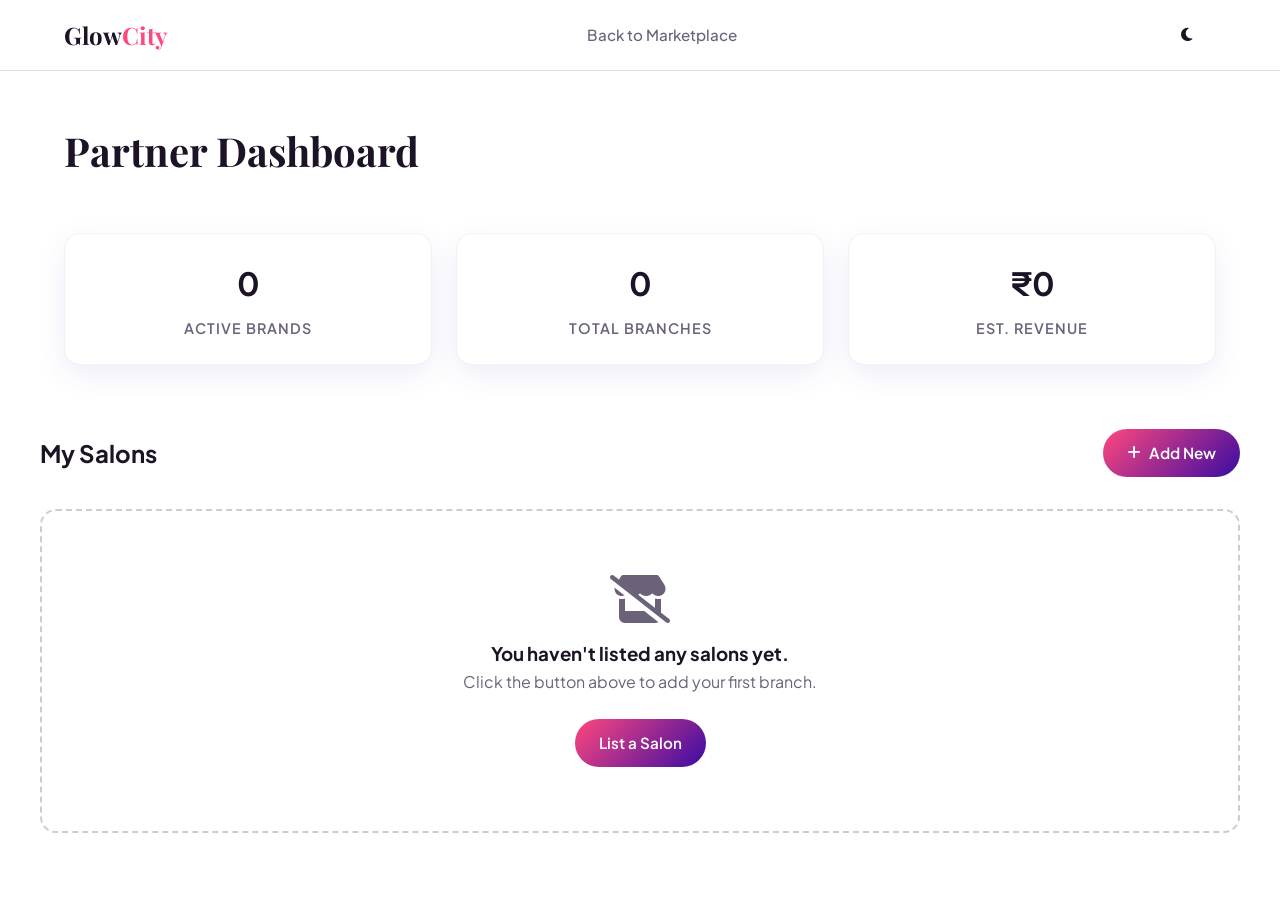
<file: dashboard.html>
<!DOCTYPE html>
<html lang="en">
<head>
<meta charset="UTF-8">
<meta name="viewport" content="width=device-width, initial-scale=1.0">
<title>Shopkeeper Dashboard — GlowCity</title>
<link href="https://fonts.googleapis.com/css2?family=Plus+Jakarta+Sans:wght@400;500;600;700;800&family=Playfair+Display:wght@600;700&display=swap" rel="stylesheet">
<link rel="stylesheet" href="https://cdn.jsdelivr.net/npm/@fortawesome/fontawesome-free@6.5.1/css/all.min.css">
<link rel="stylesheet" href="css/style.css">
<style>
  .dashboard-header { background: var(--grad-dark); color: white; padding: 3rem 0; }
  .dashboard-stats { display: grid; grid-template-columns: repeat(auto-fit, minmax(200px, 1fr)); gap: 1.5rem; margin-top: -2rem; }
  .stat-card { background: var(--surface); padding: 1.5rem; border-radius: var(--radius); box-shadow: var(--shadow); text-align: center; border: 1px solid rgba(0,0,0,0.05); }
  .stat-card h3 { font-size: 2rem; color: var(--gold); margin-bottom: 0.5rem; }
  .stat-card p { color: var(--muted); font-weight: 600; font-size: 0.9rem; text-transform: uppercase; letter-spacing: 1px; }
  
  .my-salons-section { padding: 4rem 0; }
  .salon-list { display: grid; grid-template-columns: repeat(auto-fill, minmax(300px, 1fr)); gap: 2rem; margin-top: 2rem; }
  .empty-state { text-align: center; padding: 4rem 2rem; background: var(--surface); border-radius: var(--radius); border: 2px dashed #ccc; }
  
  .btn-danger { background: #fee2e2; color: #dc2626; border: 1px solid #f87171; cursor: pointer; }
  .btn-danger:hover { background: #fecaca; }
  
  /* Dark Mode Overrides - Targeted to body */
  body.dark-mode .stat-card { border-color: rgba(255,255,255,0.1); }
  body.dark-mode .empty-state { border-color: #444; }
  body.dark-mode .btn-danger { background: rgba(220, 38, 38, 0.15); color: #fca5a5; border-color: rgba(220, 38, 38, 0.4); }
  body.dark-mode .btn-danger:hover { background: rgba(220, 38, 38, 0.25); }

  /* Toast Notification */
  .toast { visibility: hidden; min-width: 250px; color: #fff; text-align: center; border-radius: 8px; padding: 16px; position: fixed; z-index: 9999; left: 50%; bottom: 30px; transform: translateX(-50%); box-shadow: 0 4px 12px rgba(0,0,0,0.15); opacity: 0; transition: opacity 0.3s, bottom 0.3s; font-weight: 500; }
  .toast.show { visibility: visible; opacity: 1; bottom: 50px; }
</style>
</head>
<body>
<!-- Instant Dark Mode Check -->
<script>
  if (localStorage.getItem('glowcity_theme') === 'dark') {
    document.body.classList.add('dark-mode');
  }
</script>

<header class="site-header">
  <div class="container header-inner">
    <a href="index.html" class="brand"><span class="brand-text">Glow<span>City</span></span></a>
    <nav class="main-nav">
      <a href="index.html">Back to Marketplace</a>
    </nav>
    <div class="header-actions">
      <button id="darkModeToggle" class="btn btn-ghost"><i class="fas fa-moon"></i></button>
    </div>
  </div>
</header>

<div class="dashboard-header">
  <div class="container">
    <h1 style="font-family: 'Playfair Display'; font-size: 2.5rem;">Partner Dashboard</h1>
    <p style="opacity: 0.8; margin-top: 0.5rem;">Manage your salons, branches, and bookings.</p>
  </div>
</div>

<div class="container">
  <div class="dashboard-stats" id="statsContainer">
    <!-- Stats dynamically injected here -->
  </div>
</div>

<section class="my-salons-section container">
  <div style="display: flex; justify-content: space-between; align-items: center;">
    <h2>My Salons</h2>
    <a href="list-salon.html" class="btn btn-primary"><i class="fas fa-plus"></i> Add New</a>
  </div>
  
  <div class="salon-list" id="mySalonsGrid">
    <!-- Salons dynamically injected here -->
  </div>
</section>

<!-- IN-PAGE DELETE CONFIRMATION MODAL -->
<div class="modal" id="deleteModal" style="display:none; z-index: 9999; position: fixed; top: 0; left: 0; width: 100%; height: 100%; background: rgba(0,0,0,0.7); align-items: center; justify-content: center;">
  <div class="modal-card" style="background: var(--surface); padding: 2rem; border-radius: 12px; text-align: center; max-width: 400px; width: 90%; box-shadow: 0 10px 30px rgba(0,0,0,0.5);">
    <div class="modal-icon"><i class="fas fa-triangle-exclamation" style="color: #dc2626; font-size: 3rem; margin-bottom: 1rem;"></i></div>
    <h3 style="margin-bottom: 0.5rem; font-family: 'Playfair Display', serif; font-size: 1.5rem;">Delete Salon</h3>
    <p style="color: var(--muted); margin-bottom: 1.5rem;">Are you sure you want to delete this salon? This action cannot be undone.</p>
    <div class="modal-actions" style="display: flex; gap: 1rem; justify-content: center;">
      <button class="btn btn-outline" onclick="closeDeleteModal()" style="flex: 1;">Cancel</button>
      <button class="btn btn-danger" onclick="executeDelete()" style="flex: 1; padding: 0.6rem 1rem; font-weight: 600;">Delete Permanently</button>
    </div>
  </div>
</div>

<!-- DYNAMIC TOAST NOTIFICATION -->
<div id="dynamicToast" class="toast"></div>

<script>
  let salonToDeleteIndex = null;

  document.addEventListener('DOMContentLoaded', () => {
    renderDashboard();

    // Dark Mode Toggle Logic
    const themeToggle = document.getElementById('darkModeToggle');
    if (themeToggle) {
      const icon = themeToggle.querySelector('i');
      if (document.body.classList.contains('dark-mode')) {
        icon.classList.replace('fa-moon', 'fa-sun');
      }
      
      themeToggle.addEventListener('click', () => {
        document.body.classList.toggle('dark-mode');
        const isDark = document.body.classList.contains('dark-mode');
        localStorage.setItem('glowcity_theme', isDark ? 'dark' : 'light');
        icon.className = isDark ? 'fas fa-sun' : 'fas fa-moon';
      });
    }
  });

  // Fetch from Local Storage
  function getMySalons() {
    try { return JSON.parse(localStorage.getItem('glowcity_custom_salons') || '[]'); } 
    catch(e) { return []; }
  }

  // Draw the UI
  function renderDashboard() {
    const salons = getMySalons();
    const grid = document.getElementById('mySalonsGrid');
    const stats = document.getElementById('statsContainer');

    // Calculate dynamic stats
    let totalBranches = 0;
    salons.forEach(s => { totalBranches += (s.branch_count || 1); });

    stats.innerHTML = `
      <div class="stat-card"><h3>${salons.length}</h3><p>Active Brands</p></div>
      <div class="stat-card"><h3>${totalBranches}</h3><p>Total Branches</p></div>
      <div class="stat-card"><h3>₹0</h3><p>Est. Revenue</p></div>
    `;

    // Handle Empty State
    if (salons.length === 0) {
      grid.style.display = 'block';
      grid.innerHTML = `
        <div class="empty-state">
          <i class="fas fa-store-slash" style="font-size: 3rem; color: var(--muted); margin-bottom: 1rem;"></i>
          <h3>You haven't listed any salons yet.</h3>
          <p style="color: var(--muted); margin-bottom: 1.5rem;">Click the button above to add your first branch.</p>
          <a href="list-salon.html" class="btn btn-primary">List a Salon</a>
        </div>
      `;
      return;
    }

    // Draw Salon Cards
    grid.style.display = 'grid';
    grid.innerHTML = salons.map((s, index) => {
      const branchLabel = (s.branch_count || 1) > 1 ? `${s.branch_count} Branches` : '1 Branch';
      return `
      <article class="salon-card" style="display: flex; flex-direction: column;">
        <div class="salon-media" style="height: 150px;">
          <img src="${s.image}" alt="${s.name}" style="width: 100%; height: 100%; object-fit: cover;">
          <span class="salon-cat">${s.category}</span>
        </div>
        <div class="salon-body" style="flex-grow: 1; display: flex; flex-direction: column;">
          <h3 class="salon-name" style="margin-bottom: 0.2rem;">${s.name}</h3>
          <p class="salon-loc" style="margin-bottom: 0.5rem;"><i class="fas fa-location-dot"></i> ${s.area}</p>
          <p style="font-size: 0.85rem; color: var(--muted); margin-bottom: 1rem;"><i class="fas fa-code-branch"></i> ${branchLabel}</p>
          <div style="margin-top: auto; display: flex; gap: 0.5rem; border-top: 1px solid rgba(0,0,0,0.05); padding-top: 1rem;">
            <button class="btn btn-outline" style="flex: 1;" onclick="editSalon()"><i class="fas fa-pen"></i> Edit</button>
            <button class="btn btn-danger" style="flex: 1;" onclick="openDeleteModal(${index})"><i class="fas fa-trash"></i> Delete</button>
          </div>
        </div>
      </article>
      `;
    }).join('');
  }

  // --- INTERACTIVITY LOGIC ---

  function editSalon() {
    showToast('<i class="fas fa-tools"></i> Edit functionality coming soon!', '#0ea5e9'); 
  }

  function openDeleteModal(index) {
    salonToDeleteIndex = index; 
    document.getElementById('deleteModal').style.display = 'flex'; 
  }

  function closeDeleteModal() {
    salonToDeleteIndex = null; 
    document.getElementById('deleteModal').style.display = 'none'; 
  }

  function executeDelete() {
    if (salonToDeleteIndex !== null) {
      let salons = getMySalons();
      salons.splice(salonToDeleteIndex, 1); 
      localStorage.setItem('glowcity_custom_salons', JSON.stringify(salons)); 
      
      renderDashboard(); 
      closeDeleteModal(); 
      showToast('<i class="fas fa-check-circle"></i> Salon deleted successfully.', '#2e7d32'); 
    }
  }

  function showToast(message, bgColor) {
    const toast = document.getElementById("dynamicToast");
    toast.innerHTML = message;
    toast.style.backgroundColor = bgColor;
    toast.className = "toast show";
    
    // Auto-hide after 3 seconds
    setTimeout(() => { toast.className = toast.className.replace("show", ""); }, 3000);
  }
</script>
</body>
</html>
</file>
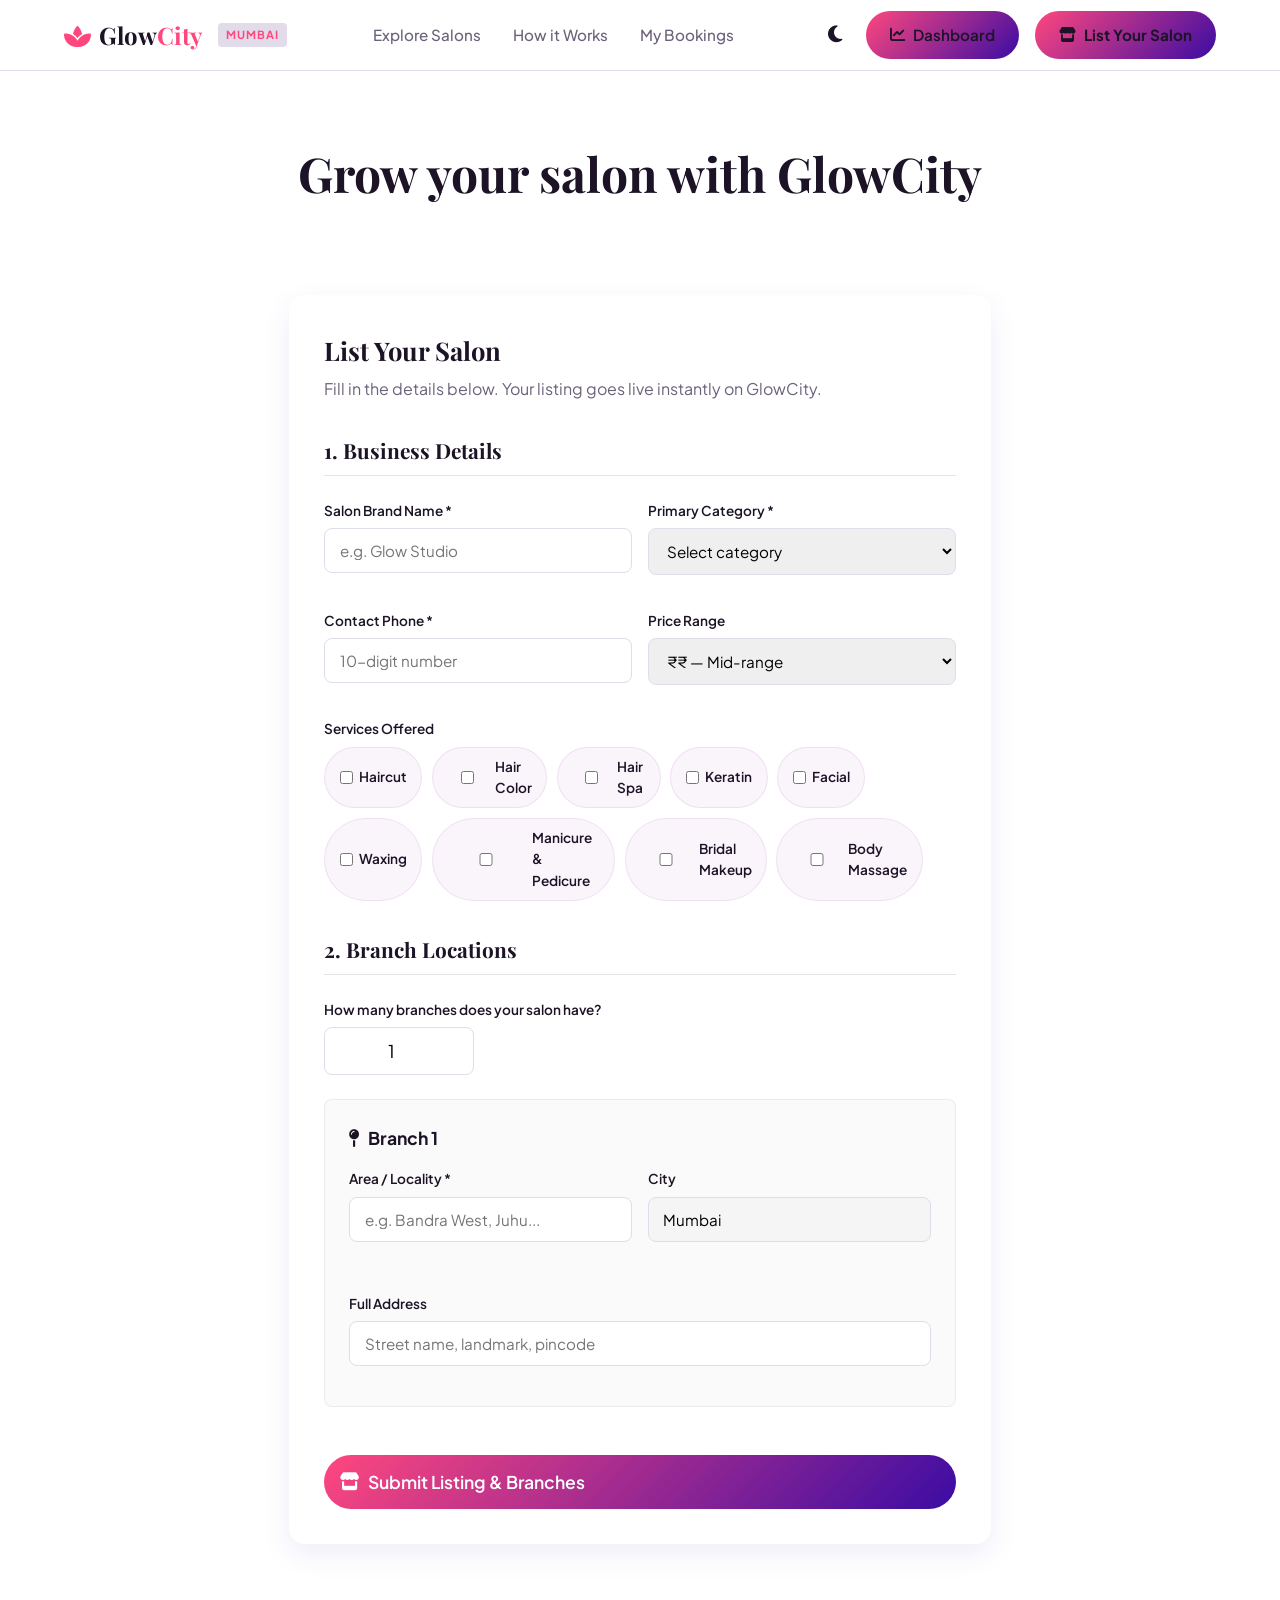
<file: list-salon.html>
<!DOCTYPE html>
<html lang="en">
<head>
<meta charset="UTF-8">
<meta name="viewport" content="width=device-width, initial-scale=1.0">
<title>List Your Salon — GlowCity Mumbai</title>
<meta name="description" content="Partner with GlowCity Mumbai. List your salon, spa or grooming business and reach thousands of customers across the city.">
<link href="https://fonts.googleapis.com/css2?family=Plus+Jakarta+Sans:wght@400;500;600;700;800&family=Playfair+Display:wght@600;700&display=swap" rel="stylesheet">
<link rel="stylesheet" href="https://cdn.jsdelivr.net/npm/@fortawesome/fontawesome-free@6.5.1/css/all.min.css">
<link rel="stylesheet" href="css/style.css">
<link rel="stylesheet" href="css/detail.css">
<style>
  .list-hero { background: var(--grad-dark); color: #fff; padding: 4rem 0; text-align: center; }
  .list-hero h1 { font-family: 'Playfair Display', serif; font-size: clamp(2rem, 5vw, 3rem); }
  .list-hero p { color: rgba(255,255,255,.85); max-width: 560px; margin: 1rem auto 0; }
  .list-form-wrap { max-width: 750px; margin: -3rem auto 4rem; position: relative; z-index: 5; }
  .list-form { background: var(--surface); border-radius: var(--radius); box-shadow: var(--shadow); padding: 2.2rem; }
  .list-form h2 { font-family: 'Playfair Display', serif; font-size: 1.6rem; margin-bottom: .3rem; }
  .list-form .sub { color: var(--muted); margin-bottom: 1.5rem; }
  .form-row { display: grid; grid-template-columns: 1fr 1fr; gap: 1rem; }
  .checkbox-grid { display: flex; flex-wrap: wrap; gap: .6rem; }
  .checkbox-grid label { display: flex; align-items: center; gap: .4rem; background: rgba(156, 39, 176, 0.05); padding: .5rem .9rem; border-radius: 999px; font-size: .85rem; font-weight: 600; cursor: pointer; margin: 0; border: 1px solid rgba(156, 39, 176, 0.1); }
  @media(max-width: 600px) { .form-row { grid-template-columns: 1fr; } }
  .err-msg { display: block; color: #d32f2f; font-size: 0.8rem; margin-top: 0.2rem; min-height: 1rem; }
  
  /* Multi-Branch Styling */
  .section-divider { border-bottom: 1px solid rgba(0,0,0,0.1); margin: 2rem 0 1.5rem; padding-bottom: 0.5rem; font-family: 'Playfair Display', serif; font-size: 1.3rem; color: var(--primary); }
  .branch-card { background: rgba(0,0,0,0.02); padding: 1.5rem; border-radius: 8px; border: 1px solid rgba(0,0,0,0.06); margin-bottom: 1rem; transition: all 0.3s ease; }
  .branch-card h4 { margin-bottom: 1rem; font-size: 1.1rem; color: var(--text); display: flex; align-items: center; gap: 0.5rem; }
  
  /* Dark Mode Specifics for Branches */
  html.dark-mode .section-divider { border-color: rgba(255,255,255,0.1); color: var(--gold); }
  html.dark-mode .branch-card { background: rgba(255,255,255,0.03); border-color: rgba(255,255,255,0.1); }
  html.dark-mode .branch-card input[readonly] { background: rgba(0,0,0,0.5) !important; color: #888 !important; border-color: transparent; }
</style>
</head>
<body>
<script>
  if (localStorage.getItem('glowcity_theme') === 'dark') {
    document.body.classList.add('dark-mode');
  }
</script>

<header class="site-header">
  <div class="container header-inner">
    <a href="index.html" class="brand">
      <span class="brand-icon"><i class="fas fa-spa"></i></span>
      <span class="brand-text">Glow<span>City</span></span>
      <span class="brand-city">Mumbai</span>
    </a>
    <nav class="main-nav">
      <a href="index.html#salons">Explore Salons</a>
      <a href="index.html#how">How it Works</a>
      <a href="bookings.html">My Bookings</a>
    </nav>
    <div class="header-actions">
      <button id="darkModeToggle" class="btn btn-ghost" aria-label="Toggle Dark Mode" style="font-size: 1.2rem; padding: 0.5rem;">
        <i class="fas fa-moon"></i>
      </button>
      <a href="dashboard.html" class="btn btn-primary"><i class="fas fa-chart-line"></i> Dashboard</a>
<a href="list-salon.html" class="btn btn-primary active-nav"><i class="fas fa-store"></i> List Your Salon</a>
      <button class="nav-toggle" id="navToggle" aria-label="Toggle menu"><i class="fas fa-bars"></i></button>
    </div>
  </div>
</header>

<section class="list-hero">
  <div class="container">
    <h1>Grow your salon with GlowCity</h1>
    <p>Join Mumbai's fastest-growing beauty marketplace. Add your business and manage multiple branches seamlessly.</p>
  </div>
</section>

<div class="container list-form-wrap">
  <div class="list-form">
    <h2>List Your Salon</h2>
    <p class="sub">Fill in the details below. Your listing goes live instantly on GlowCity.</p>

    <form id="secureListForm" novalidate>
      <!-- SECTION 1: BUSINESS DETAILS -->
      <h3 class="section-divider">1. Business Details</h3>
      <div class="form-row">
        <div class="form-group">
          <label for="lName">Salon Brand Name *</label>
          <input type="text" id="lName" placeholder="e.g. Glow Studio">
          <span class="err-msg" id="err-lName"></span>
        </div>
        <div class="form-group">
          <label for="lCategory">Primary Category *</label>
          <select id="lCategory">
            <option value="">Select category</option>
            <option>Unisex Salon</option>
            <option>Women's Salon</option>
            <option>Men's Grooming</option>
            <option>Luxury Spa</option>
            <option>Bridal Studio</option>
          </select>
          <span class="err-msg" id="err-lCategory"></span>
        </div>
      </div>
      
      <div class="form-row">
        <div class="form-group">
          <label for="lPhone">Contact Phone *</label>
          <input type="tel" id="lPhone" placeholder="10-digit number">
          <span class="err-msg" id="err-lPhone"></span>
        </div>
        <div class="form-group">
          <label for="lPrice">Price Range</label>
          <select id="lPrice">
            <option value="₹">₹ — Budget</option>
            <option value="₹₹" selected>₹₹ — Mid-range</option>
            <option value="₹₹₹">₹₹₹ — Premium</option>
          </select>
        </div>
      </div>

      <div class="form-group">
        <label>Services Offered</label>
        <div class="checkbox-grid" id="svcChecks"></div>
      </div>

      <!-- SECTION 2: MULTI-BRANCH SUPPORT -->
      <h3 class="section-divider">2. Branch Locations</h3>
      <div class="form-group" style="margin-bottom: 1.5rem;">
        <label for="branchCount" style="font-weight: 600;">How many branches does your salon have?</label>
        <input type="number" id="branchCount" min="1" max="10" value="1" style="max-width: 150px; font-size: 1.1rem; text-align: center;">
      </div>

      <!-- Dynamic Branch Container -->
      <div id="branchesContainer">
        <!-- JS will inject branches here -->
      </div>

      <button type="button" id="submitListBtn" class="btn btn-primary" style="width: 100%; margin-top: 2rem; font-size: 1.1rem; padding: 1rem;" onclick="processListing()">
        <i class="fas fa-store"></i> Submit Listing & Branches
      </button>
    </form>
  </div>
</div>

<!-- SUCCESS MODAL -->
<div class="modal" id="successModal" style="display:none">
  <div class="modal-card">
    <div class="modal-icon"><i class="fas fa-circle-check" style="color: #2e7d32; font-size: 3rem; margin-bottom: 1rem;"></i></div>
    <h3>Listing Submitted!</h3>
    <p id="successText" style="color: var(--muted); margin-bottom: 1.5rem;">Your salon is now live on GlowCity Mumbai.</p>
    <div class="modal-actions" style="display: flex; gap: 1rem; justify-content: center;">
      <a href="dashboard.html" class="btn btn-primary">Go to Dashboard</a>
      <a href="index.html#salons" class="btn btn-outline">View Marketplace</a>
    </div>
  </div>
</div>

<script src="js/data.js"></script>
<script>
  // 1. Generate Service Checkboxes
  const COMMON_SERVICES = ['Haircut','Hair Color','Hair Spa','Keratin','Facial','Waxing','Manicure & Pedicure','Bridal Makeup', 'Body Massage'];
  document.getElementById('svcChecks').innerHTML = COMMON_SERVICES.map(s =>
    `<label><input type="checkbox" value="${s}"> ${s}</label>`
  ).join('');

  // 2. Multi-Branch Dynamic Generator (FEATURE 4)
  const branchCountInput = document.getElementById('branchCount');
  const branchesContainer = document.getElementById('branchesContainer');

  function renderBranchForms() {
    let count = parseInt(branchCountInput.value) || 1;
    if (count < 1) count = 1;
    if (count > 10) count = 10; // Cap it at 10 to prevent browser freezing
    
    branchesContainer.innerHTML = '';
    
    for (let i = 1; i <= count; i++) {
      branchesContainer.innerHTML += `
        <div class="branch-card">
          <h4><i class="fas fa-map-pin" style="color: var(--primary);"></i> Branch ${i}</h4>
          <div class="form-row">
            <div class="form-group">
              <label>Area / Locality *</label>
              <input type="text" id="bArea_${i}" placeholder="e.g. Bandra West, Juhu..." class="branch-input-area" required>
              <span class="err-msg" id="err-bArea_${i}"></span>
            </div>
            <div class="form-group">
              <label>City</label>
              <input type="text" value="Mumbai" readonly style="background: #f5f5f5; cursor: not-allowed;">
            </div>
          </div>
          <div class="form-group" style="margin-top: 1rem;">
            <label>Full Address</label>
            <input type="text" id="bAddress_${i}" placeholder="Street name, landmark, pincode" class="branch-input-address">
          </div>
        </div>
      `;
    }
  }

  // Listen for changes on the number input to redraw the branches
  branchCountInput.addEventListener('input', renderBranchForms);
  
  // Draw the first branch immediately on page load
  renderBranchForms();

  // 3. Helpers for Validation
  function showFieldError(id, msg) {
    const el = document.getElementById(id);
    if (el) el.style.borderColor = '#d32f2f';
    const errEl = document.getElementById('err-' + id);
    if (errEl) errEl.textContent = msg;
  }
  function clearFieldError(id) {
    const el = document.getElementById(id);
    if (el) el.style.borderColor = '';
    const errEl = document.getElementById('err-' + id);
    if (errEl) errEl.textContent = '';
  }

  // Clear errors as user types (Main form)
  ['lName', 'lCategory', 'lPhone'].forEach(id => {
    const el = document.getElementById(id);
    if (el) {
      el.addEventListener('input', () => clearFieldError(id));
      el.addEventListener('change', () => clearFieldError(id));
    }
  });

  // 4. The VALIDATED Submit Function
  function processListing() {
    // Gather Main Values
    const name     = document.getElementById('lName').value.trim();
    const category = document.getElementById('lCategory').value;
    const price    = document.getElementById('lPrice').value;
    const phone    = document.getElementById('lPhone').value.trim();
    const count    = parseInt(branchCountInput.value) || 1;

    // Clear main errors
    ['lName', 'lCategory', 'lPhone'].forEach(id => clearFieldError(id));

    let hasError = false;

    // Validate Main Fields
    if (!name) { showFieldError('lName', 'Salon brand name is required.'); hasError = true; }
    if (!category) { showFieldError('lCategory', 'Please select a category.'); hasError = true; }
    if (!phone) { 
      showFieldError('lPhone', 'Contact phone is required.'); hasError = true; 
    } else if (!/^\d{10}$/.test(phone)) { 
      showFieldError('lPhone', 'Enter a valid 10-digit phone number.'); hasError = true; 
    }

    // Validate Branches
    const branches = [];
    for (let i = 1; i <= count; i++) {
      clearFieldError(`bArea_${i}`); // clear previous branch errors
      const bArea = document.getElementById(`bArea_${i}`).value.trim();
      const bAddress = document.getElementById(`bAddress_${i}`).value.trim();
      
      if (!bArea) {
        showFieldError(`bArea_${i}`, 'Branch area is required.');
        hasError = true;
      } else {
        branches.push({ area: bArea, address: bAddress, city: 'Mumbai' });
      }
    }

    // Stop submission if any field failed validation
    if (hasError) {
      // Scroll to top so user sees the error
      window.scrollTo({ top: 0, behavior: 'smooth' });
      return;
    }

    // Gather checked services
    const services = [];
    document.querySelectorAll('#svcChecks input:checked').forEach(cb => services.push(cb.value));

    // Show loading state
    const btn = document.getElementById('submitListBtn');
    btn.disabled = true;
    btn.innerHTML = '<i class="fas fa-spinner fa-spin"></i> Processing...';

    // Build the salon object (Using Branch 1's area for the main card display)
    const primaryArea = branches[0].area;

    const newSalon = {
      id: 'custom-' + Date.now(),
      name,
      area: primaryArea, 
      category,
      price_level: price,
      services,
      branches: branches, // Saves the full array of branches
      branch_count: count, // Saves the number for the dashboard to read
      rating: 5.0,
      reviews_count: 1,
      image: 'https://images.unsplash.com/photo-1560066984-138dadb4c035?auto=format&fit=crop&w=600&q=80',
      featured: true
    };

    // Save to localStorage
    let customSalons = [];
    try {
      customSalons = JSON.parse(localStorage.getItem('glowcity_custom_salons') || '[]');
    } catch(e) {}
    customSalons.unshift(newSalon);
    localStorage.setItem('glowcity_custom_salons', JSON.stringify(customSalons));

    // Show success modal after delay
    setTimeout(() => {
      btn.disabled = false;
      btn.innerHTML = '<i class="fas fa-store"></i> Submit Listing & Branches';
      
      const branchText = count > 1 ? ` and its ${count} branches are` : ` is`;
      document.getElementById('successText').textContent = `${name}${branchText} now live on GlowCity Mumbai. 🎉`;
      document.getElementById('successModal').style.display = 'flex';
    }, 800);
  }

  // 5. Dark Mode Toggle
  document.addEventListener('DOMContentLoaded', () => {
    const themeToggle = document.getElementById('darkModeToggle');
    if (!themeToggle) return;

    const icon = themeToggle.querySelector('i');
    if (document.body.classList.contains('dark-mode')) {
      icon.classList.replace('fa-moon', 'fa-sun');
    }

    themeToggle.addEventListener('click', () => {
      document.body.classList.toggle('dark-mode');
      if (document.body.classList.contains('dark-mode')) {
        localStorage.setItem('glowcity_theme', 'dark');
        icon.classList.replace('fa-moon', 'fa-sun');
      } else {
        localStorage.setItem('glowcity_theme', 'light');
        icon.classList.replace('fa-sun', 'fa-moon');
      }
    });
  });
</script>
</body>
</html>
</file>
<file: css/style.css>
/* ============ BASE STYLES & VARIABLES ============ */
:root {
  --bg: #ffffff;
  --surface: #ffffff;
  --ink: #1c1326;
  --muted: #6b627a;
  --line: #e2dbea;
  --rose: #ff477e;
  --rose-dark: #d81b60;
  --plum: #3a0ca3;
  --plum-2: #4cc9f0;
  --gold: #f5b700;
  --radius: 16px;
  --radius-sm: 8px;
  --shadow: 0 10px 30px rgba(58,12,163,0.08);
  --grad: linear-gradient(135deg, var(--rose), var(--plum));
}

* { margin: 0; padding: 0; box-sizing: border-box; }

body {
  font-family: 'Plus Jakarta Sans', sans-serif;
  color: var(--ink);
  background-color: var(--bg);
  line-height: 1.6;
  transition: background-color 0.3s ease, color 0.3s ease;
}

a { text-decoration: none; color: inherit; }
button { font-family: inherit; border: none; background: none; cursor: pointer; }
.container { max-width: 1200px; margin: 0 auto; padding: 0 1.5rem; }

/* ============ BUTTONS & BADGES ============ */
.btn {
  display: inline-flex; align-items: center; gap: 0.5rem;
  padding: 0.75rem 1.5rem; border-radius: 999px; font-weight: 600;
  font-size: 0.95rem; transition: 0.2s;
}
.btn-primary { background: var(--grad); color: white; }
.btn-primary:hover { box-shadow: 0 4px 15px rgba(255, 71, 126, 0.3); transform: translateY(-2px); }
.btn-outline { border: 1px solid var(--line); color: var(--ink); }
.btn-outline:hover { border-color: var(--rose); color: var(--rose); }
.btn-ghost { color: var(--ink); }
.btn-ghost:hover { color: var(--rose); }
.btn-light { background: white; color: var(--plum); }

.badge {
  padding: 0.25rem 0.6rem; border-radius: 4px; font-size: 0.75rem; font-weight: 700; text-transform: uppercase;
}
.badge-featured { background: var(--gold); color: #fff; }
.badge-verified { background: #1a8f4a; color: #fff; }

/* ============ HEADER ============ */
.site-header {
  position: sticky; top: 0; background: var(--surface); z-index: 100;
  border-bottom: 1px solid var(--line);
}
.header-inner { display: flex; align-items: center; justify-content: space-between; height: 70px; }
.brand { display: flex; align-items: center; gap: 0.5rem; font-family: 'Playfair Display', serif; font-size: 1.5rem; font-weight: 700; }
.brand-icon { color: var(--rose); }
.brand span { color: var(--rose); }
.brand-city { font-family: 'Plus Jakarta Sans', sans-serif; font-size: 0.7rem; background: var(--line); padding: 0.2rem 0.5rem; border-radius: 4px; letter-spacing: 1px; text-transform: uppercase; margin-left: 0.5rem; }
.main-nav { display: flex; gap: 2rem; font-weight: 500; font-size: 0.95rem; }
.main-nav a:hover { color: var(--rose); }
.header-actions { display: flex; align-items: center; gap: 1rem; }
.nav-toggle { display: none; font-size: 1.5rem; color: var(--ink); }
.mobile-nav { display: none; flex-direction: column; background: var(--surface); padding: 1rem; border-bottom: 1px solid var(--line); position: absolute; width: 100%; top: 70px; left: 0; box-shadow: var(--shadow); }
.mobile-nav.open { display: flex; }
.mobile-nav a { padding: 1rem; border-bottom: 1px solid var(--line); font-weight: 600; }

/* ============ HERO ============ */
/* ============ HERO ============ */
.hero { 
  position: relative; 
  padding: 6rem 0; 
  text-align: center; 
  /* Your new custom background image */
  background: url('https://images.unsplash.com/photo-1633681926022-84c23e8cb2d6?w=1400&q=80') center/cover no-repeat; 
  overflow: hidden; 
  color: #ffffff; 
}

.hero-overlay { 
  position: absolute; 
  inset: 0; 
  /* The exact purple & pink gradient overlay */
  background: linear-gradient(135deg, rgba(255, 71, 126, 0.85), rgba(58, 12, 163, 0.9)); 
}

.hero-content { position: relative; z-index: 2; max-width: 800px; margin: 0 auto; }
.hero-badge { display: inline-block; background: rgba(255,255,255,0.2); color: #ffffff; padding: 0.4rem 1rem; border-radius: 999px; font-size: 0.85rem; font-weight: 700; margin-bottom: 1.5rem; border: 1px solid rgba(255,255,255,0.4); }
.hero-title { font-family: 'Playfair Display', serif; font-size: clamp(2.5rem, 5vw, 4rem); line-height: 1.1; margin-bottom: 1.5rem; text-shadow: 0 2px 10px rgba(0,0,0,0.1); }
.hero-title .accent { color: #ffd166; } /* Swapped to a soft gold to pop against purple */
.hero-sub { font-size: 1.1rem; color: rgba(255, 255, 255, 0.9); margin-bottom: 2.5rem; }

/* Search Bar */
.search-bar {
  display: flex; background: var(--bg); border: 1px solid var(--line); padding: 0.5rem; border-radius: 999px;
  box-shadow: var(--shadow); margin-bottom: 3rem; align-items: center; color: var(--ink);
}
.search-field { display: flex; align-items: center; flex: 1; padding: 0 1rem; gap: 0.5rem; border-right: 1px solid var(--line); }
.search-field i { color: var(--rose); }
.search-field input, .search-field select { width: 100%; border: none; outline: none; background: transparent; font-family: inherit; font-size: 0.95rem; color: var(--ink); }
.search-btn { border-radius: 999px; padding: 0.8rem 2rem; }
.search-area { flex: 0.6; }

.hero-stats { display: flex; justify-content: center; gap: 3rem; flex-wrap: wrap; }
.hero-stats div { display: flex; flex-direction: column; align-items: center; }
.hero-stats strong { font-size: 1.5rem; font-family: 'Playfair Display', serif; }
.hero-stats span { font-size: 0.85rem; color: rgba(255, 255, 255, 0.8); }

/* ============ SECTIONS & GRIDS ============ */
.section { padding: 5rem 0; }
.section-alt { background: #faf8fc; }
.section-head { text-align: center; margin-bottom: 3rem; }
.section-head h2 { font-family: 'Playfair Display', serif; font-size: 2.2rem; margin-bottom: 0.5rem; }
.section-head p { color: var(--muted); font-size: 1.1rem; }

/* Categories */
.category-grid { display: grid; grid-template-columns: repeat(auto-fit, minmax(150px, 1fr)); gap: 1rem; }
.category-card { background: var(--surface); border: 1px solid var(--line); padding: 2rem 1rem; border-radius: var(--radius); display: flex; flex-direction: column; align-items: center; gap: 1rem; transition: 0.2s; box-shadow: 0 4px 10px rgba(0,0,0,0.02); }
.category-card:hover { border-color: var(--rose); transform: translateY(-5px); color: var(--rose); }
.category-card i { font-size: 2rem; color: var(--rose); }
.category-card span { font-weight: 600; font-size: 0.95rem; }

/* Filter Bar */
.filter-bar { display: flex; gap: 0.5rem; overflow-x: auto; padding-bottom: 1rem; margin-bottom: 2rem; align-items: center; }
.filter-bar::-webkit-scrollbar { display: none; }
.chip { padding: 0.5rem 1.2rem; border-radius: 999px; background: var(--surface); border: 1px solid var(--line); font-size: 0.9rem; font-weight: 600; white-space: nowrap; transition: 0.2s; color: var(--ink); }
.chip:hover { border-color: var(--rose); }
.chip.active { background: var(--ink); color: #fff; border-color: var(--ink); }
.chip i { margin-right: 0.4rem; }
.chip[data-filter="favorites"] i { color: var(--rose); }
.sort-wrap { margin-left: auto; display: flex; align-items: center; gap: 0.5rem; font-size: 0.9rem; font-weight: 600; }
.sort-wrap select { border: none; background: transparent; font-family: inherit; font-weight: inherit; outline: none; cursor: pointer; color: var(--ink); }

/* Salon Cards */
.salon-grid { display: grid; grid-template-columns: repeat(auto-fill, minmax(320px, 1fr)); gap: 2rem; }
.salon-card { background: var(--surface); border: 1px solid var(--line); border-radius: var(--radius); overflow: hidden; transition: 0.3s; box-shadow: 0 4px 15px rgba(0,0,0,0.03); display: flex; flex-direction: column; }
.salon-card:hover { box-shadow: var(--shadow); transform: translateY(-5px); }
.salon-media { position: relative; height: 200px; }
.salon-media img { width: 100%; height: 100%; object-fit: cover; }
.salon-badges { position: absolute; top: 1rem; left: 1rem; display: flex; gap: 0.5rem; }
.salon-fav { position: absolute; top: 1rem; right: 1rem; background: #fff; width: 36px; height: 36px; border-radius: 50%; display: grid; place-items: center; color: var(--rose); font-size: 1.1rem; box-shadow: 0 2px 10px rgba(0,0,0,0.1); }
.salon-cat { position: absolute; bottom: -1rem; right: 1rem; background: var(--ink); color: #fff; padding: 0.3rem 0.8rem; border-radius: 999px; font-size: 0.75rem; font-weight: 700; z-index: 2; }
.salon-body { padding: 1.5rem; flex: 1; display: flex; flex-direction: column; }
.salon-name { font-family: 'Playfair Display', serif; font-size: 1.3rem; margin-bottom: 0.3rem; }
.salon-loc { color: var(--muted); font-size: 0.85rem; margin-bottom: 1rem; }
.salon-meta { display: flex; justify-content: space-between; align-items: center; padding-bottom: 1rem; border-bottom: 1px solid var(--line); margin-bottom: 1rem; }
.salon-rating { color: var(--gold); font-weight: 700; font-size: 0.95rem; }
.salon-price { font-weight: 700; color: #1a8f4a; }
.salon-services { display: flex; flex-wrap: wrap; gap: 0.4rem; margin-bottom: 1.5rem; }
.salon-services span { font-size: 0.75rem; background: var(--line); padding: 0.2rem 0.6rem; border-radius: 4px; color: var(--ink); }
.salon-foot { margin-top: auto; display: grid; grid-template-columns: 1fr 1fr; gap: 0.5rem; }

.empty-state { text-align: center; padding: 4rem 1rem; color: var(--muted); grid-column: 1 / -1; }
.empty-state i { font-size: 3rem; margin-bottom: 1rem; color: var(--line); }

/* How it Works */
.steps-grid { display: grid; grid-template-columns: repeat(auto-fit, minmax(250px, 1fr)); gap: 2rem; counter-reset: steps; }
.step-card { background: var(--surface); padding: 2.5rem 2rem; border-radius: var(--radius); text-align: center; border: 1px solid var(--line); position: relative; }
.step-num { position: absolute; top: -15px; left: 50%; transform: translateX(-50%); width: 30px; height: 30px; background: var(--ink); color: #fff; border-radius: 50%; display: grid; place-items: center; font-weight: 700; }
.step-card i { font-size: 2.5rem; color: var(--rose); margin-bottom: 1rem; }
.step-card h3 { font-family: 'Playfair Display', serif; font-size: 1.3rem; margin-bottom: 0.5rem; }
.step-card p { color: var(--muted); font-size: 0.95rem; }

/* AI Concierge */
.section-ai { background: linear-gradient(135deg, #1c1326, #3a0ca3); color: #fff; padding: 6rem 0; }
.ai-inner { display: grid; grid-template-columns: 1fr 1fr; gap: 4rem; align-items: center; }
.ai-tag { display: inline-block; background: rgba(255,255,255,0.1); padding: 0.4rem 1rem; border-radius: 999px; font-size: 0.85rem; font-weight: 700; margin-bottom: 1rem; color: var(--plum-2); }
.ai-copy h2 { font-family: 'Playfair Display', serif; font-size: 2.5rem; margin-bottom: 1rem; }
.ai-copy p { font-size: 1.1rem; color: rgba(255,255,255,0.8); }
.ai-box { background: var(--surface); padding: 2rem; border-radius: var(--radius); color: var(--ink); box-shadow: var(--shadow); }
.ai-chips { display: flex; flex-wrap: wrap; gap: 0.5rem; margin-bottom: 1.5rem; }
.ai-chips button { background: var(--line); padding: 0.4rem 0.8rem; border-radius: 999px; font-size: 0.8rem; font-weight: 600; color: var(--ink); transition: 0.2s; }
.ai-chips button:hover { background: var(--rose); color: #fff; }
.ai-inputline { display: flex; gap: 0.5rem; margin-bottom: 1.5rem; }
.ai-inputline input { flex: 1; padding: 1rem; border: 1px solid var(--line); border-radius: var(--radius-sm); font-family: inherit; font-size: 1rem; outline: none; background: var(--bg); color: var(--ink); }
.ai-inputline input:focus { border-color: var(--rose); }
.ai-inputline button { padding: 0 1.5rem; border-radius: var(--radius-sm); }
.ai-result { background: #f8f9fa; border: 1px solid var(--line); border-radius: var(--radius-sm); padding: 1rem; }
.ai-result h4 { color: var(--plum); margin-bottom: 1rem; font-size: 0.95rem; }
.ai-rec { display: flex; gap: 1rem; align-items: center; padding: 0.8rem 0; border-bottom: 1px solid var(--line); }
.ai-rec:last-child { border: none; padding-bottom: 0; }
.ai-rec img { width: 50px; height: 50px; border-radius: 8px; object-fit: cover; }
.ai-rec-info { flex: 1; display: flex; flex-direction: column; }
.ai-rec-info strong { font-size: 0.95rem; }
.ai-rec-info small { color: var(--muted); font-size: 0.8rem; }
.ai-rec a { font-size: 0.85rem; font-weight: 700; color: var(--rose); }

/* CTA Band & Footer */
.cta-band { background: var(--grad); padding: 4rem 0; color: #fff; text-align: center; }
.cta-inner { display: flex; flex-wrap: wrap; justify-content: space-between; align-items: center; gap: 2rem; }
.cta-inner h2 { font-family: 'Playfair Display', serif; font-size: 2rem; margin-bottom: 0.5rem; }
.site-footer { background: var(--surface); padding-top: 4rem; border-top: 1px solid var(--line); }
.footer-grid { display: grid; grid-template-columns: 2fr 1fr 1fr 1fr; gap: 3rem; margin-bottom: 3rem; }
.footer-brand p { color: var(--muted); margin: 1rem 0; font-size: 0.95rem; }
.socials { display: flex; gap: 1rem; }
.socials a { width: 36px; height: 36px; background: var(--line); display: grid; place-items: center; border-radius: 50%; color: var(--ink); transition: 0.2s; }
.socials a:hover { background: var(--rose); color: #fff; }
.footer-col h4 { font-size: 1.1rem; margin-bottom: 1.2rem; }
.footer-col a { display: block; color: var(--muted); margin-bottom: 0.8rem; font-size: 0.95rem; transition: 0.2s; }
.footer-col a:hover { color: var(--rose); transform: translateX(5px); }
.footer-bottom { padding: 1.5rem 0; border-top: 1px solid var(--line); text-align: center; color: var(--muted); font-size: 0.85rem; }

.back-to-top { position: fixed; bottom: 5.5rem; right: 2rem; width: 45px; height: 45px; background: var(--ink); color: #fff; border-radius: 50%; display: grid; place-items: center; z-index: 99; opacity: 0; pointer-events: none; transition: 0.3s; transform: translateY(20px); }
.back-to-top.show { opacity: 1; pointer-events: auto; transform: translateY(0); }

/* Responsive */
@media (max-width: 900px) {
  .search-bar { flex-direction: column; border-radius: var(--radius); padding: 1rem; gap: 1rem; }
  .search-field { border-right: none; border-bottom: 1px solid var(--line); padding-bottom: 1rem; width: 100%; }
  .search-btn { width: 100%; }
  .ai-inner { grid-template-columns: 1fr; }
  .footer-grid { grid-template-columns: 1fr 1fr; }
}
@media (max-width: 768px) {
  .main-nav { display: none; }
  .nav-toggle { display: block; }
  .header-actions .btn-ghost:not(#darkModeToggle) { display: none; }
  .footer-grid { grid-template-columns: 1fr; }
}

/* ============ DARK MODE THEME ============ */
body.dark-mode {
  --bg: #121212;
  --surface: #1e1e1e;
  --ink: #f5f5f5;
  --muted: #a0a0a0;
  --line: #333333;
  background-color: var(--bg);
  color: var(--ink);
}

body.dark-mode .detail-card,
body.dark-mode .booking-card,
body.dark-mode .salon-card,
body.dark-mode .modal-card,
body.dark-mode .step-card,
body.dark-mode .category-card {
  background-color: var(--surface);
  border-color: var(--line);
}

body.dark-mode .site-header {
  background-color: var(--bg);
  border-bottom: 1px solid var(--line);
}

body.dark-mode input,
body.dark-mode select,
body.dark-mode textarea {
  background-color: #2a2a2a;
  color: #fff;
  border-color: var(--line);
}

body.dark-mode .chip {
  background-color: #2a2a2a;
  color: #e0e0e0;
}

body.dark-mode .site-footer {
  background-color: #0d0d0d;
  border-top: 1px solid var(--line);
}

body.dark-mode .ai-result {
  background-color: #2a2a2a;
}

/* Keep search bar inputs transparent in dark mode */
body.dark-mode .search-bar input,
body.dark-mode .search-bar select {
  background-color: transparent;
}

/* Fix Category Cards text color in dark mode */
body.dark-mode .category-card {
  color: var(--ink);
}

body.dark-mode .category-card:hover {
  color: var(--rose); /* Keeps your awesome pink hover effect! */
}

/* Fix the bright white background on the alternating section */
body.dark-mode .section-alt {
  background-color: #161616; 
}

/* =========================================
   DARK MODE FIXES FOR NUMBERS & BOOKING CARDS
   ========================================= */

/* 1. Fix the step numbers in "How it Works" */
body.dark-mode .step-num {
  color: #121212 !important; /* Forces the number to be dark so it is visible on the light circle */
}

/* 2. Force all cards on the Bookings and Salon pages to turn dark */
body.dark-mode .stat-card,
body.dark-mode .booking-card,
body.dark-mode .detail-card,
body.dark-mode .form-card,
body.dark-mode .review-card,
body.dark-mode .modal-content {
  background-color: #1e1e1e !important;
  border-color: #333333 !important;
  color: #f5f5f5 !important;
}

/* 3. Ensure all headings and text inside those cards are clearly visible */
body.dark-mode .stat-card h3,
body.dark-mode .stat-card strong,
body.dark-mode .booking-card h3,
body.dark-mode .booking-card p,
body.dark-mode .detail-card h2,
body.dark-mode .detail-card h3 {
  color: #ffffff !important;
}

/* =========================================
   BULLETPROOF DARK MODE FOR ALL CARDS
   ========================================= */
body.dark-mode .stat-card,
body.dark-mode .booking-card,
body.dark-mode .booking-item,
body.dark-mode .dashboard-card,
body.dark-mode .detail-card,
body.dark-mode .salon-card {
  background-color: #1e1e1e !important;
  border-color: #333333 !important;
  color: #ffffff !important;
}

/* Force all text inside those cards to be white */
body.dark-mode .stat-card *,
body.dark-mode .booking-card *,
body.dark-mode .booking-item *,
body.dark-mode .dashboard-card * {
  color: #ffffff !important;
}

/* Fix the text color inside the circular numbers on the Homepage */
body.dark-mode .step-num {
  background-color: #f5f5f5 !important;
  color: #121212 !important;
}

/* Perfectly center text and icons inside salon card buttons */
.salon-foot .btn {
  justify-content: center;
  text-align: center;
  width: 100%; /* Ensures they fill their halves of the grid evenly */
}

/* =========================================
   BULLETPROOF LIGHT MODE TEXT COLORS
   ========================================= */
/* Forces all primary text back to dark purple/black when dark mode is OFF */
body:not(.dark-mode) .site-header a,
body:not(.dark-mode) .site-header .brand-text,
body:not(.dark-mode) .salon-name,
body:not(.dark-mode) .section-head h2,
body:not(.dark-mode) .category-card span,
body:not(.dark-mode) .stat-card h3 {
  color: #1c1326 !important;
}

body:not(.dark-mode) h1,
body:not(.dark-mode) h2,
body:not(.dark-mode) h3 {
  color: #1c1326;
}

/* Forces secondary text and locations back to grey when dark mode is OFF */
body:not(.dark-mode) .salon-loc,
body:not(.dark-mode) .section-head p,
body:not(.dark-mode) .main-nav a,
body:not(.dark-mode) .stat-card p,
body:not(.dark-mode) .booking-meta {
  color: #6b627a !important;
}

/* Restores the pink hover effect for the header in light mode */
body:not(.dark-mode) .main-nav a:hover {
  color: #ff477e !important;
}
/* =========================================
   DARK MODE HOVER & SELECTION FIXES (CORRECTED)
   ========================================= */

/* 1. Category Cards on Homepage */
body.dark-mode .category-card span,
body.dark-mode .category-card i {
  color: #f5f5f5 !important;
}
body.dark-mode .category-card:hover span,
body.dark-mode .category-card:hover i {
  color: #ff477e !important;
}

/* 2. Services Offered (.svc-item) on Salon Page */
body.dark-mode .svc-item {
  color: #f5f5f5; /* Default white text */
}
body.dark-mode .svc-item:hover,
body.dark-mode .svc-item:hover i {
  color: #ff477e !important; /* Turns pink when hovered */
}

/* 3. Time Slots (.slot) on Booking Form */
body.dark-mode .slot {
  color: #f5f5f5;
}
body.dark-mode .slot:hover,
body.dark-mode .slot.active {
  color: #ff477e !important; /* Turns pink on hover or when selected */
  border-color: #ff477e !important;
}
/* =========================================
   LIGHT MODE FIX FOR SERVICES & TIME SLOTS
   ========================================= */
/* 1. Force text to be dark when Dark Mode is OFF */
body:not(.dark-mode) .svc-item,
body:not(.dark-mode) .slot,
body:not(.dark-mode) .amenity-list span {
  color: #1c1326 !important; 
}

/* 2. Keep the pink hover/active effects working in Light Mode */
body:not(.dark-mode) .svc-item:hover,
body:not(.dark-mode) .svc-item:hover i,
body:not(.dark-mode) .slot:hover,
body:not(.dark-mode) .slot.active {
  color: #ff477e !important;
  border-color: #ff477e !important;
}

/* =========================================
   LIGHT MODE BACKGROUND FIX
   ========================================= */
/* Forces hardcoded dark sections to become light when Dark Mode is OFF */
body:not(.dark-mode) .bg-dark,
body:not(.dark-mode) #categories {
  background-color: #f9f9fb !important; /* A clean, soft light grey */
}

/* =========================================
   LIGHT MODE FIX: BOOKINGS DASHBOARD
   ========================================= */
/* Force light background when dark mode is OFF */
body:not(.dark-mode) .section.bg-light,
body:not(.dark-mode) .dashboard-container {
  background-color: #f9f9fb !important;
}

/* Force stat cards to light background */
body:not(.dark-mode) .stat-box {
  background-color: #ffffff !important;
  border: 1px solid #e0e0e0 !important;
}

/* Force booking items to light background */
body:not(.dark-mode) .booking-item {
  background-color: #ffffff !important;
  border: 1px solid #e0e0e0 !important;
}

/* Force dark text for readability in Light Mode */
body:not(.dark-mode) .dashboard-header h1,
body:not(.dark-mode) .stat-box h2,
body:not(.dark-mode) .booking-info h3,
body:not(.dark-mode) .list-header h2 {
  color: #1c1326 !important;
}

/* Fix the Go Up arrow visibility in dark mode */
body.dark-mode .back-to-top {
  color: #121212 !important; /* Forces the arrow icon to be dark */
}
/* --- DARK MODE FIXES --- */
body.dark-mode .salon-cat {
    color: #121212 !important; /* Forces the text to stay dark */
    font-weight: 700; /* Makes it slightly bolder so it pops */
}

/* --- DARK MODE FIXES FOR DROPDOWN MENUS --- */
body.dark-mode select, 
body.dark-mode option {
    background-color: #1e1e1e !important;
    color: #f5f5f5 !important;
}

/* Fix the search bar input text color in dark mode too just in case */
body.dark-mode .search-field input {
    color: #f5f5f5 !important;
}

body.dark-mode .search-field input::placeholder {
    color: #888 !important;
}

/* --- GLOBAL ACTIVE NAVIGATION HIGHLIGHT --- */
.main-nav a {
  position: relative;
  transition: color 0.3s ease;
}

.main-nav a::after {
  content: '';
  position: absolute;
  bottom: -6px; 
  left: 0;
  width: 0; 
  height: 3px;
  background-color: #9c27b0; 
  border-radius: 2px;
  transition: width 0.3s ease; 
}

/* Active Highlight Classes */
.main-nav a.active-nav,
.header-actions a.active-nav {
  color: #9c27b0 !important;
  font-weight: 700;
}

.main-nav a.active-nav::after,
.header-actions a.active-nav::after {
  width: 100%; 
}

/* Dark Mode Adjustments */
body.dark-mode .main-nav a.active-nav,
body.dark-mode .header-actions a.active-nav {
  color: var(--gold, #ffd700) !important;
}

body.dark-mode .main-nav a.active-nav::after,
body.dark-mode .header-actions a.active-nav::after {
  background-color: var(--gold, #ffd700); 
}
/* =========================================
   HERO TEXT OVERRIDE — ALWAYS WHITE
   ========================================= */

/* This must come AFTER the h1/h2/h3 light mode rule */
body:not(.dark-mode) .detail-hero h1,
body:not(.dark-mode) .detail-hero h2,
body:not(.dark-mode) .detail-hero h3,
body:not(.dark-mode) .detail-hero-content h1,
body:not(.dark-mode) .detail-hero-content h2,
body:not(.dark-mode) .detail-hero-content h3,
body:not(.dark-mode) .detail-hero-inner h1,
body:not(.dark-mode) .detail-hero-inner h2,
body:not(.dark-mode) .detail-hero-inner h3,
body:not(.dark-mode) .detail-title {
  color: #ffffff !important;
  text-shadow: 
    0 2px 4px rgba(0,0,0,1),
    0 4px 20px rgba(0,0,0,0.9) !important;
}

body:not(.dark-mode) .detail-hero .breadcrumb,
body:not(.dark-mode) .detail-hero .breadcrumb a,
body:not(.dark-mode) .detail-hero .detail-tags span {
  color: #ffffff !important;
  text-shadow: 0 1px 4px rgba(0,0,0,0.9) !important;
}

/* Darker overlay so text is always readable */
.detail-hero::after {
  background: linear-gradient(
    to top,
    rgba(0,0,0,0.92) 0%,
    rgba(0,0,0,0.60) 40%,
    rgba(0,0,0,0.20) 100%
  ) !important;
}
</file>
<file: css/detail.css>
/* ============ Salon Detail + Booking Page ============ */
.loading{text-align:center;padding:5rem;color:var(--muted);font-size:1.1rem}
.loading i{color:var(--rose);margin-right:.5rem}
 
.detail-hero{position:relative;height:380px;overflow:hidden}
.detail-hero img{width:100%;height:100%;object-fit:cover}
.detail-hero::after{
  content:"";
  position:absolute;
  inset:0;
  background:linear-gradient(to top,rgba(0,0,0,0.92) 0%,rgba(0,0,0,0.55) 40%,rgba(0,0,0,0.15) 100%) !important;
}
.detail-hero-content{position:absolute;bottom:0;left:0;right:0;z-index:2}
.detail-hero-inner{padding-bottom:2rem;color:#fff}
.breadcrumb{font-size:.85rem;color:rgba(255,255,255,.8);margin-bottom:1rem}
.breadcrumb a{color:rgba(255,255,255,.8)}
.breadcrumb a:hover{color:var(--rose)}
.detail-title-row{display:flex;flex-wrap:wrap;align-items:flex-end;justify-content:space-between;gap:1rem}
.detail-tags{display:flex;gap:.6rem;flex-wrap:wrap;margin-top:.6rem;font-size:.9rem}
.detail-tags span{background:rgba(0,0,0,0.45);padding:.35rem .8rem;border-radius:999px;backdrop-filter:blur(4px);border:1px solid rgba(255,255,255,0.15)}
.detail-tags .rt{color:var(--gold)}
 
/* Hero text — only target what's inside the hero */
.detail-hero-inner .detail-title {
  font-family:'Playfair Display',serif;
  font-size:clamp(1.8rem,4vw,2.8rem);
  color:#ffffff !important;
  -webkit-text-fill-color:#ffffff !important;
  text-shadow:0 2px 6px rgba(0,0,0,1),0 4px 20px rgba(0,0,0,0.9) !important;
  font-style:normal !important;
}
.detail-hero-inner .breadcrumb,
.detail-hero-inner .breadcrumb a,
.detail-hero-inner .detail-tags span {
  color:#ffffff !important;
  -webkit-text-fill-color:#ffffff !important;
  text-shadow:0 1px 4px rgba(0,0,0,0.9) !important;
}
 
.detail-layout{display:grid;grid-template-columns:1.6fr 1fr;gap:2.5rem;padding:3rem 0}
.detail-card{background:#fff;border:1px solid var(--line);border-radius:var(--radius);padding:1.8rem;margin-bottom:1.6rem}
.detail-card h2{
  font-size:1.4rem;
  margin-bottom:1rem;
  font-family:'Playfair Display',serif;
  color:var(--ink) !important;
  -webkit-text-fill-color:var(--ink) !important;
  text-shadow:none !important;
  font-style:normal !important;
}
.detail-card p{color:var(--muted)}
.about-meta{display:flex;flex-wrap:wrap;gap:1.5rem;margin-top:1.2rem}
.about-meta div{display:flex;align-items:center;gap:.6rem;font-size:.92rem}
.about-meta i{color:var(--rose-dark);width:18px;text-align:center}
 
.svc-list{display:grid;grid-template-columns:1fr 1fr;gap:.7rem}
.svc-item{display:flex;align-items:center;gap:.7rem;padding:.8rem 1rem;border:1px solid var(--line);border-radius:var(--radius-sm);font-weight:600;font-size:.95rem;transition:.2s;cursor:pointer}
.svc-item:hover{border-color:var(--rose);background:#fff5f8}
.svc-item i{color:var(--rose-dark)}
 
.amenity-list{display:flex;flex-wrap:wrap;gap:.6rem}
.amenity-list span{background:#f5ecff;color:var(--plum-2);padding:.45rem .9rem;border-radius:999px;font-size:.85rem;font-weight:600}
 
.reviews .review{padding:1rem 0;border-bottom:1px solid var(--line)}
.reviews .review:last-child{border:none}
.review-head{display:flex;align-items:center;gap:.7rem;margin-bottom:.4rem}
.review-av{width:38px;height:38px;border-radius:50%;background:var(--grad);color:#fff;display:grid;place-items:center;font-weight:700}
.review-name{font-weight:700;font-size:.95rem}
.review-stars{color:var(--gold);font-size:.8rem}
.review p{font-size:.92rem}
 
/* Booking widget */
.booking-widget{position:sticky;top:90px}
.booking-card{background:#fff;border:1px solid var(--line);border-radius:var(--radius);padding:1.8rem;box-shadow:var(--shadow)}
.booking-card h3{
  font-size:1.3rem;
  margin-bottom:.3rem;
  font-family:'Playfair Display',serif;
  color:var(--ink) !important;
  -webkit-text-fill-color:var(--ink) !important;
  text-shadow:none !important;
  font-style:normal !important;
}
.booking-card .sub{color:var(--muted);font-size:.9rem;margin-bottom:1.2rem}
.form-group{margin-bottom:1rem}
.form-group label{display:block;font-weight:600;font-size:.85rem;margin-bottom:.4rem;color:var(--ink)}
.form-group input,.form-group select,.form-group textarea{width:100%;border:1px solid var(--line);border-radius:var(--radius-sm);padding:.75rem .9rem;font-family:inherit;font-size:.95rem;outline:none;transition:.2s}
.form-group input:focus,.form-group select:focus,.form-group textarea:focus{border-color:var(--rose)}
.form-group textarea{resize:vertical;min-height:64px}
.time-slots{display:flex;flex-wrap:wrap;gap:.5rem}
.slot{padding:.5rem .9rem;border:1px solid var(--line);border-radius:999px;cursor:pointer;font-size:.85rem;font-weight:600;transition:.2s}
.slot:hover{border-color:var(--rose)}
.slot.active{background:var(--grad);color:#fff;border-color:transparent}
.book-submit{width:100%;justify-content:center;margin-top:.5rem;font-size:1rem;padding:.9rem}
.field-error{border-color:var(--rose-dark)!important}
.err-msg{color:var(--rose-dark);font-size:.8rem;margin-top:.3rem;display:none}
 
/* Modal */
.modal{position:fixed;inset:0;background:rgba(28,19,38,.6);display:grid;place-items:center;z-index:200;padding:1rem;animation:fade .25s}
.modal-card{background:#fff;border-radius:var(--radius);padding:2.5rem 2rem;text-align:center;max-width:420px;width:100%}
.modal-icon{font-size:3.5rem;color:#1a8f4a;margin-bottom:1rem}
.modal-card h3{font-size:1.6rem;margin-bottom:.5rem;font-family:'Playfair Display',serif}
.modal-card p{color:var(--muted);margin-bottom:1.5rem}
.modal-actions{display:flex;gap:.7rem;justify-content:center;flex-wrap:wrap}
 
@media(max-width:880px){
  .detail-layout{grid-template-columns:1fr}
  .booking-widget{position:static}
  .svc-list{grid-template-columns:1fr}
  .detail-hero{height:300px}
}
 
/* =========================================
   DARK MODE
   ========================================= */
body.dark-mode .detail-card,
body.dark-mode .booking-card,
body.dark-mode .salon-card {
  background-color:#1e1e1e !important;
  border-color:#333333 !important;
}
 
body.dark-mode .detail-card h2,
body.dark-mode .booking-card h3 {
  color:#ffffff !important;
  -webkit-text-fill-color:#ffffff !important;
  text-shadow:none !important;
}
 
body.dark-mode .svc-item {
  color:#f5f5f5;
  border-color:#333;
}
body.dark-mode .svc-item:hover {
  color:#ff477e !important;
  border-color:#ff477e !important;
}
 
body.dark-mode .slot {
  color:#f5f5f5;
  border-color:#444;
}
body.dark-mode .slot:hover,
body.dark-mode .slot.active {
  color:#ff477e !important;
  border-color:#ff477e !important;
}
 
body.dark-mode .step-num {
  background-color:#f5f5f5 !important;
  color:#121212 !important;
}

/* Fix time slot overflow in dark mode */
.booking-card {
  overflow: visible !important;
}

.time-slots {
  position: relative;
  z-index: 5;
}

.slot.active {
  position: relative;
  z-index: 6;
}

/* Fix active slot being clipped by booking card */
.booking-card {
  overflow: visible !important;
}

.time-slots {
  overflow: visible !important;
}

.slot.active {
  position: relative;
  z-index: 10;
  overflow: visible !important;
}

.form-group {
  overflow: visible !important;
}

.booking-widget {
  overflow: visible !important;
  z-index: 10;
  position: relative;
}

aside.booking-widget {
  overflow: visible !important;
}
</file>
